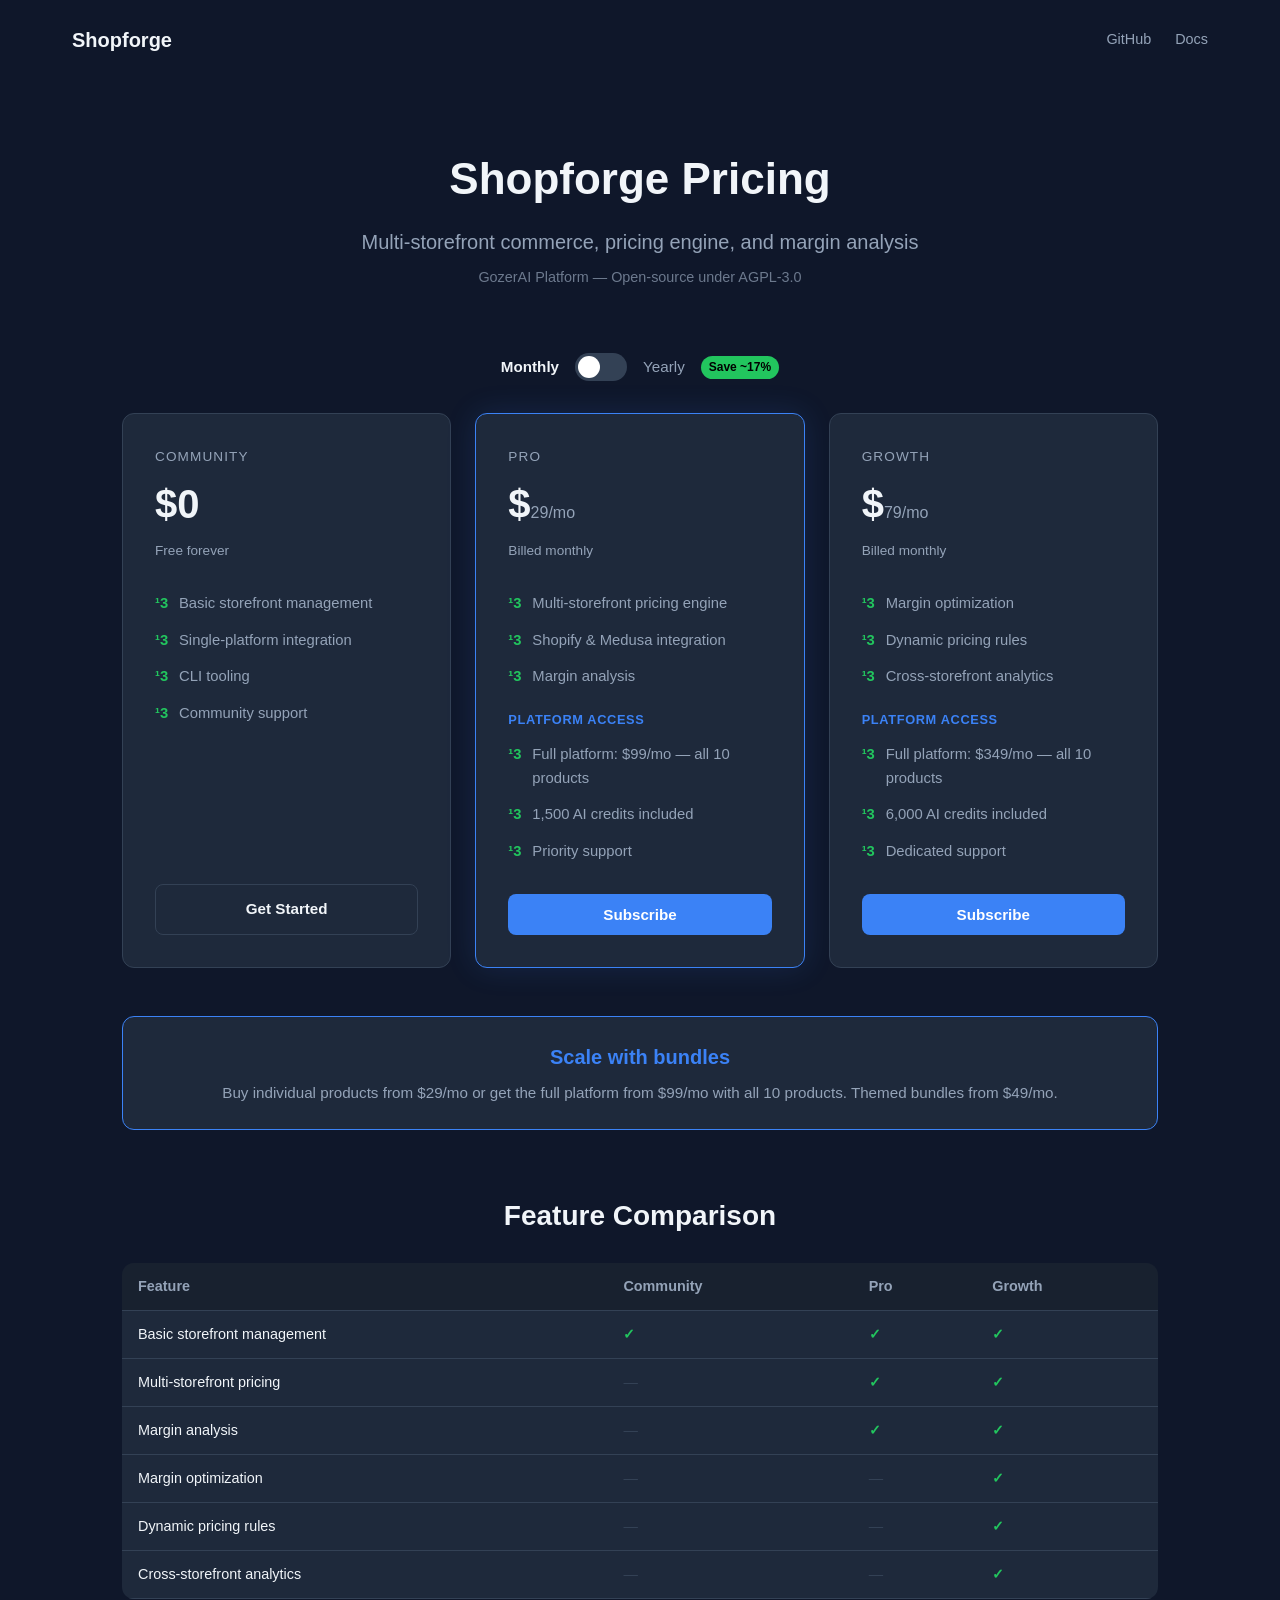
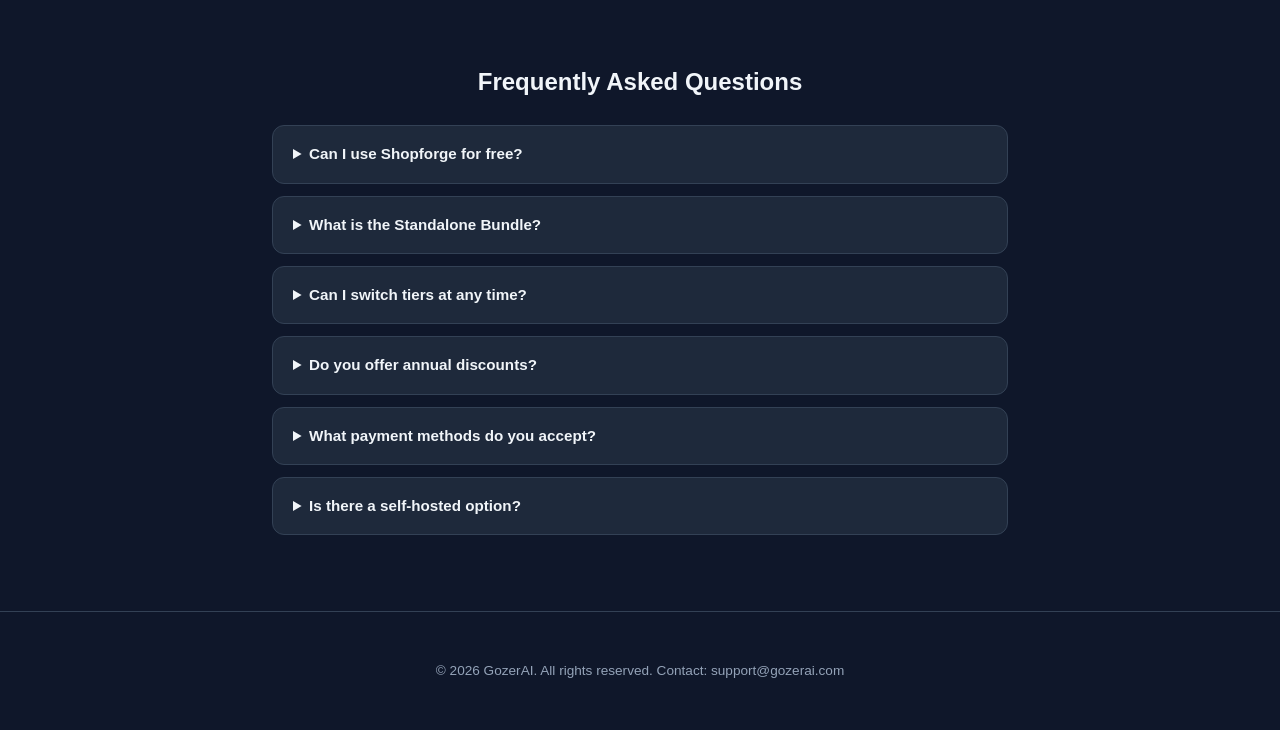
<file: docs/pricing/index.html>
<!DOCTYPE html>
<html lang="en">
<head>
<meta charset="UTF-8">
<meta name="viewport" content="width=device-width, initial-scale=1.0">
<title>Shopforge Pricing</title>
<style>
*,*::before,*::after{box-sizing:border-box;margin:0;padding:0}
:root{--bg:#0f172a;--surface:#1e293b;--border:#334155;--text:#f1f5f9;--muted:#94a3b8;--accent:#3b82f6;--accent-hover:#2563eb;--green:#22c55e;--radius:12px}
body{font-family:-apple-system,BlinkMacSystemFont,"Segoe UI",Roboto,Helvetica,Arial,sans-serif;background:var(--bg);color:var(--text);line-height:1.6}
a{color:var(--accent);text-decoration:none}a:hover{text-decoration:underline}
.nav{display:flex;align-items:center;justify-content:space-between;max-width:1200px;margin:0 auto;padding:1.5rem 2rem}
.nav-brand{font-size:1.25rem;font-weight:700;color:var(--text)}
.nav-links{display:flex;gap:1.5rem}.nav-links a{color:var(--muted);font-size:.9rem}.nav-links a:hover{color:var(--text)}
.hero{text-align:center;padding:4rem 2rem 2rem}
.hero h1{font-size:2.75rem;font-weight:800;margin-bottom:.75rem}
.hero .tagline{font-size:1.25rem;color:var(--muted);margin-bottom:.5rem}
.hero .oss{font-size:.9rem;color:var(--muted);opacity:.7}
.toggle-wrap{display:flex;align-items:center;justify-content:center;gap:1rem;padding:2rem 0}
.toggle-label{font-size:.95rem;color:var(--muted);cursor:pointer}.toggle-label.active{color:var(--text);font-weight:600}
.toggle{position:relative;width:52px;height:28px;background:var(--border);border-radius:14px;cursor:pointer;transition:background .2s}
.toggle.yearly{background:var(--accent)}.toggle::after{content:"";position:absolute;top:3px;left:3px;width:22px;height:22px;background:#fff;border-radius:50%;transition:transform .2s}
.toggle.yearly::after{transform:translateX(24px)}
.save-badge{font-size:.75rem;background:var(--green);color:#000;padding:2px 8px;border-radius:9999px;font-weight:600}
.cards{display:grid;grid-template-columns:repeat(auto-fit,minmax(300px,1fr));gap:1.5rem;max-width:1100px;margin:0 auto;padding:0 2rem 3rem}
.card{background:var(--surface);border:1px solid var(--border);border-radius:var(--radius);padding:2rem;display:flex;flex-direction:column}
.card.featured{border-color:var(--accent);box-shadow:0 0 30px rgba(59,130,246,.15)}
.card-tier{font-size:.85rem;text-transform:uppercase;letter-spacing:.08em;color:var(--muted);margin-bottom:.25rem}
.card-price{font-size:2.5rem;font-weight:800;margin-bottom:.25rem}.card-price span{font-size:1rem;font-weight:400;color:var(--muted)}
.card-cycle{font-size:.85rem;color:var(--muted);margin-bottom:1.5rem}
.card ul{list-style:none;flex:1;margin-bottom:1.5rem}
.card li{padding:.4rem 0;padding-left:1.5rem;position:relative;font-size:.925rem;color:var(--muted)}.card li::before{content:"¹3";position:absolute;left:0;color:var(--green);font-weight:700}
.card li.section-label{color:var(--accent);font-weight:600;padding-left:0;font-size:.8rem;text-transform:uppercase;letter-spacing:.05em;margin-top:.5rem}
.card li.section-label::before{content:""}
.btn{display:block;text-align:center;padding:.75rem 1.5rem;border-radius:8px;font-weight:600;font-size:.95rem;border:none;cursor:pointer;transition:background .2s}
.btn-primary{background:var(--accent);color:#fff}.btn-primary:hover{background:var(--accent-hover);text-decoration:none}
.btn-outline{background:transparent;border:1px solid var(--border);color:var(--text)}.btn-outline:hover{border-color:var(--muted);text-decoration:none}
.callout{max-width:1100px;margin:0 auto 2rem;padding:0 2rem}
.callout-box{background:var(--surface);border:1px solid var(--accent);border-radius:var(--radius);padding:1.5rem 2rem;text-align:center}
.callout-box h3{font-size:1.25rem;margin-bottom:.5rem;color:var(--accent)}
.callout-box p{color:var(--muted);font-size:.95rem}
.section{max-width:1100px;margin:0 auto;padding:2rem}.section h2{font-size:1.75rem;font-weight:700;margin-bottom:1.5rem;text-align:center}
table{width:100%;border-collapse:collapse;background:var(--surface);border-radius:var(--radius);overflow:hidden}
th,td{padding:.75rem 1rem;text-align:left;border-bottom:1px solid var(--border);font-size:.9rem}
th{color:var(--muted);font-weight:600;background:rgba(0,0,0,.2)}td{color:var(--text)}
.check{color:var(--green);font-weight:700}.dash{color:var(--border)}
.faq{max-width:800px;margin:0 auto;padding:2rem}.faq h2{text-align:center;margin-bottom:1.5rem}
details{background:var(--surface);border:1px solid var(--border);border-radius:var(--radius);margin-bottom:.75rem}
summary{padding:1rem 1.25rem;cursor:pointer;font-weight:600;font-size:.95rem}summary:hover{color:var(--accent)}
details[open] summary{border-bottom:1px solid var(--border)}details p{padding:1rem 1.25rem;color:var(--muted);font-size:.9rem}
footer{text-align:center;padding:3rem 2rem;color:var(--muted);font-size:.85rem;border-top:1px solid var(--border);margin-top:2rem}
@media(max-width:768px){.hero h1{font-size:2rem}.cards{grid-template-columns:1fr}.nav{flex-direction:column;gap:1rem}}
</style>
</head>
<body>
<nav class="nav">
  <div class="nav-brand">Shopforge</div>
  <div class="nav-links">
    <a href="https://github.com/GozerAI/shopforge">GitHub</a>
    <a href="https://github.com/GozerAI/shopforge#readme">Docs</a>
  </div>
</nav>
<section class="hero">
  <h1>Shopforge Pricing</h1>
  <p class="tagline">Multi-storefront commerce, pricing engine, and margin analysis</p>
  <p class="oss">GozerAI Platform &mdash; Open-source under AGPL-3.0</p>
</section>
<div class="toggle-wrap">
  <span class="toggle-label active" data-cycle="monthly">Monthly</span>
  <div class="toggle" id="billingToggle" role="switch" aria-checked="false" tabindex="0"></div>
  <span class="toggle-label" data-cycle="yearly">Yearly</span>
  <span class="save-badge">Save ~17%</span>
</div>
<div class="cards">
  <div class="card">
    <div class="card-tier">Community</div>
    <div class="card-price">$0</div>
    <div class="card-cycle">Free forever</div>
    <ul>
      <li>Basic storefront management</li>
      <li>Single-platform integration</li>
      <li>CLI tooling</li>
      <li>Community support</li>
    </ul>
    <a href="https://github.com/GozerAI/shopforge" class="btn btn-outline">Get Started</a>
  </div>
  <div class="card featured">
    <div class="card-tier">Pro</div>
    <div class="card-price" data-monthly="29" data-yearly="290">$<span class="price-value">29</span><span>/mo</span></div>
    <div class="card-cycle cycle-text">Billed monthly</div>
    <ul>
      <li>Multi-storefront pricing engine</li>
      <li>Shopify &amp; Medusa integration</li>
      <li>Margin analysis</li>
      <li class="section-label">Platform access</li>
      <li>Full platform: $99/mo &mdash; all 10 products</li>
      <li>1,500 AI credits included</li>
      <li>Priority support</li>
    </ul>
    <button class="btn btn-primary" data-tier="pro">Subscribe</button>
  </div>
  <div class="card">
    <div class="card-tier">Growth</div>
    <div class="card-price" data-monthly="79" data-yearly="790">$<span class="price-value">79</span><span>/mo</span></div>
    <div class="card-cycle cycle-text">Billed monthly</div>
    <ul>
      <li>Margin optimization</li>
      <li>Dynamic pricing rules</li>
      <li>Cross-storefront analytics</li>
      <li class="section-label">Platform access</li>
      <li>Full platform: $349/mo &mdash; all 10 products</li>
      <li>6,000 AI credits included</li>
      <li>Dedicated support</li>
    </ul>
    <button class="btn btn-primary" data-tier="growth">Subscribe</button>
  </div>
</div>
<div class="callout">
  <div class="callout-box">
    <h3>Scale with bundles</h3>
    <p>Buy individual products from $29/mo or get the full platform from $99/mo with all 10 products. Themed bundles from $49/mo.</p>
  </div>
</div>
<section class="section">
  <h2>Feature Comparison</h2>
  <table>
    <thead><tr><th>Feature</th><th>Community</th><th>Pro</th><th>Growth</th></tr></thead>
    <tbody>
      <tr><td>Basic storefront management</td><td class="check">&#10003;</td><td class="check">&#10003;</td><td class="check">&#10003;</td></tr>
      <tr><td>Multi-storefront pricing</td><td class="dash">&mdash;</td><td class="check">&#10003;</td><td class="check">&#10003;</td></tr>
      <tr><td>Margin analysis</td><td class="dash">&mdash;</td><td class="check">&#10003;</td><td class="check">&#10003;</td></tr>
      <tr><td>Margin optimization</td><td class="dash">&mdash;</td><td class="dash">&mdash;</td><td class="check">&#10003;</td></tr>
      <tr><td>Dynamic pricing rules</td><td class="dash">&mdash;</td><td class="dash">&mdash;</td><td class="check">&#10003;</td></tr>
      <tr><td>Cross-storefront analytics</td><td class="dash">&mdash;</td><td class="dash">&mdash;</td><td class="check">&#10003;</td></tr>
    </tbody>
  </table>
</section>
<section class="faq">
  <h2>Frequently Asked Questions</h2>
  <details><summary>Can I use Shopforge for free?</summary><p>Yes. The Community tier is free forever under the AGPL-3.0 license. It includes basic storefront management and CLI tooling.</p></details>
  <details><summary>What is the Standalone Bundle?</summary><p>Each product can be purchased individually ($29/mo Pro, $79/mo Growth) or as part of the GozerAI Platform ($99-$899/mo) which includes all 10 products with shared AI credits. Themed bundles are also available from $49/mo.</p></details>
  <details><summary>Can I switch tiers at any time?</summary><p>Yes. Upgrades take effect immediately with prorated billing. Downgrades apply at the next billing cycle.</p></details>
  <details><summary>Do you offer annual discounts?</summary><p>Yes. Annual billing saves approximately 17% compared to monthly billing.</p></details>
  <details><summary>What payment methods do you accept?</summary><p>We accept all major credit cards via Stripe. Growth customers can pay by invoice.</p></details>
  <details><summary>Is there a self-hosted option?</summary><p>All products are open-source under AGPL-3.0. You can self-host with Community features. Pro and Growth features require a valid license key.</p></details>
</section>
<footer>&copy; 2026 GozerAI. All rights reserved. Contact: support@gozerai.com</footer>
<script>
(function(){
  const CONFIG={serverUrl:"https://api.gozerai.com/v1/provisioning",productCode:"STD",prices:{pro:{monthly:29,yearly:290},growth:{monthly:79,yearly:790}}};
  let yearly=false;
  const toggle=document.getElementById("billingToggle"),labels=document.querySelectorAll(".toggle-label"),priceEls=document.querySelectorAll(".card-price[data-monthly]"),cycleEls=document.querySelectorAll(".cycle-text"),buttons=document.querySelectorAll("[data-tier]");
  function update(){toggle.classList.toggle("yearly",yearly);toggle.setAttribute("aria-checked",yearly);labels.forEach(l=>l.classList.toggle("active",(l.dataset.cycle==="yearly")===yearly));priceEls.forEach(el=>{const v=yearly?el.dataset.yearly:el.dataset.monthly;el.querySelector(".price-value").textContent=Number(v).toLocaleString();el.querySelector("span:last-child").textContent=yearly?"/yr":"/mo"});cycleEls.forEach(el=>el.textContent=yearly?"Billed yearly":"Billed monthly")}
  toggle.addEventListener("click",()=>{yearly=!yearly;update()});toggle.addEventListener("keydown",e=>{if(e.key==="Enter"||e.key===" "){e.preventDefault();yearly=!yearly;update()}});labels.forEach(l=>l.addEventListener("click",()=>{yearly=l.dataset.cycle==="yearly";update()}));
  buttons.forEach(btn=>{btn.addEventListener("click",async()=>{const tier=btn.dataset.tier,cycle=yearly?"yearly":"monthly";if(!CONFIG.serverUrl){alert("Checkout server not configured.");return}btn.disabled=true;btn.textContent="Redirecting…";try{const r=await fetch(CONFIG.serverUrl+"/checkout/create",{method:"POST",headers:{"Content-Type":"application/json"},body:JSON.stringify({product_code:CONFIG.productCode,tier,billing_cycle:cycle,success_url:location.href+"?success=1",cancel_url:location.href+"?canceled=1"})});if(!r.ok)throw new Error("Server returned "+r.status);const d=await r.json();location.href=d.url}catch(e){alert("Checkout failed: "+e.message);btn.disabled=false;btn.textContent="Subscribe"}})});
})();
</script>
</body>
</html>
</file>
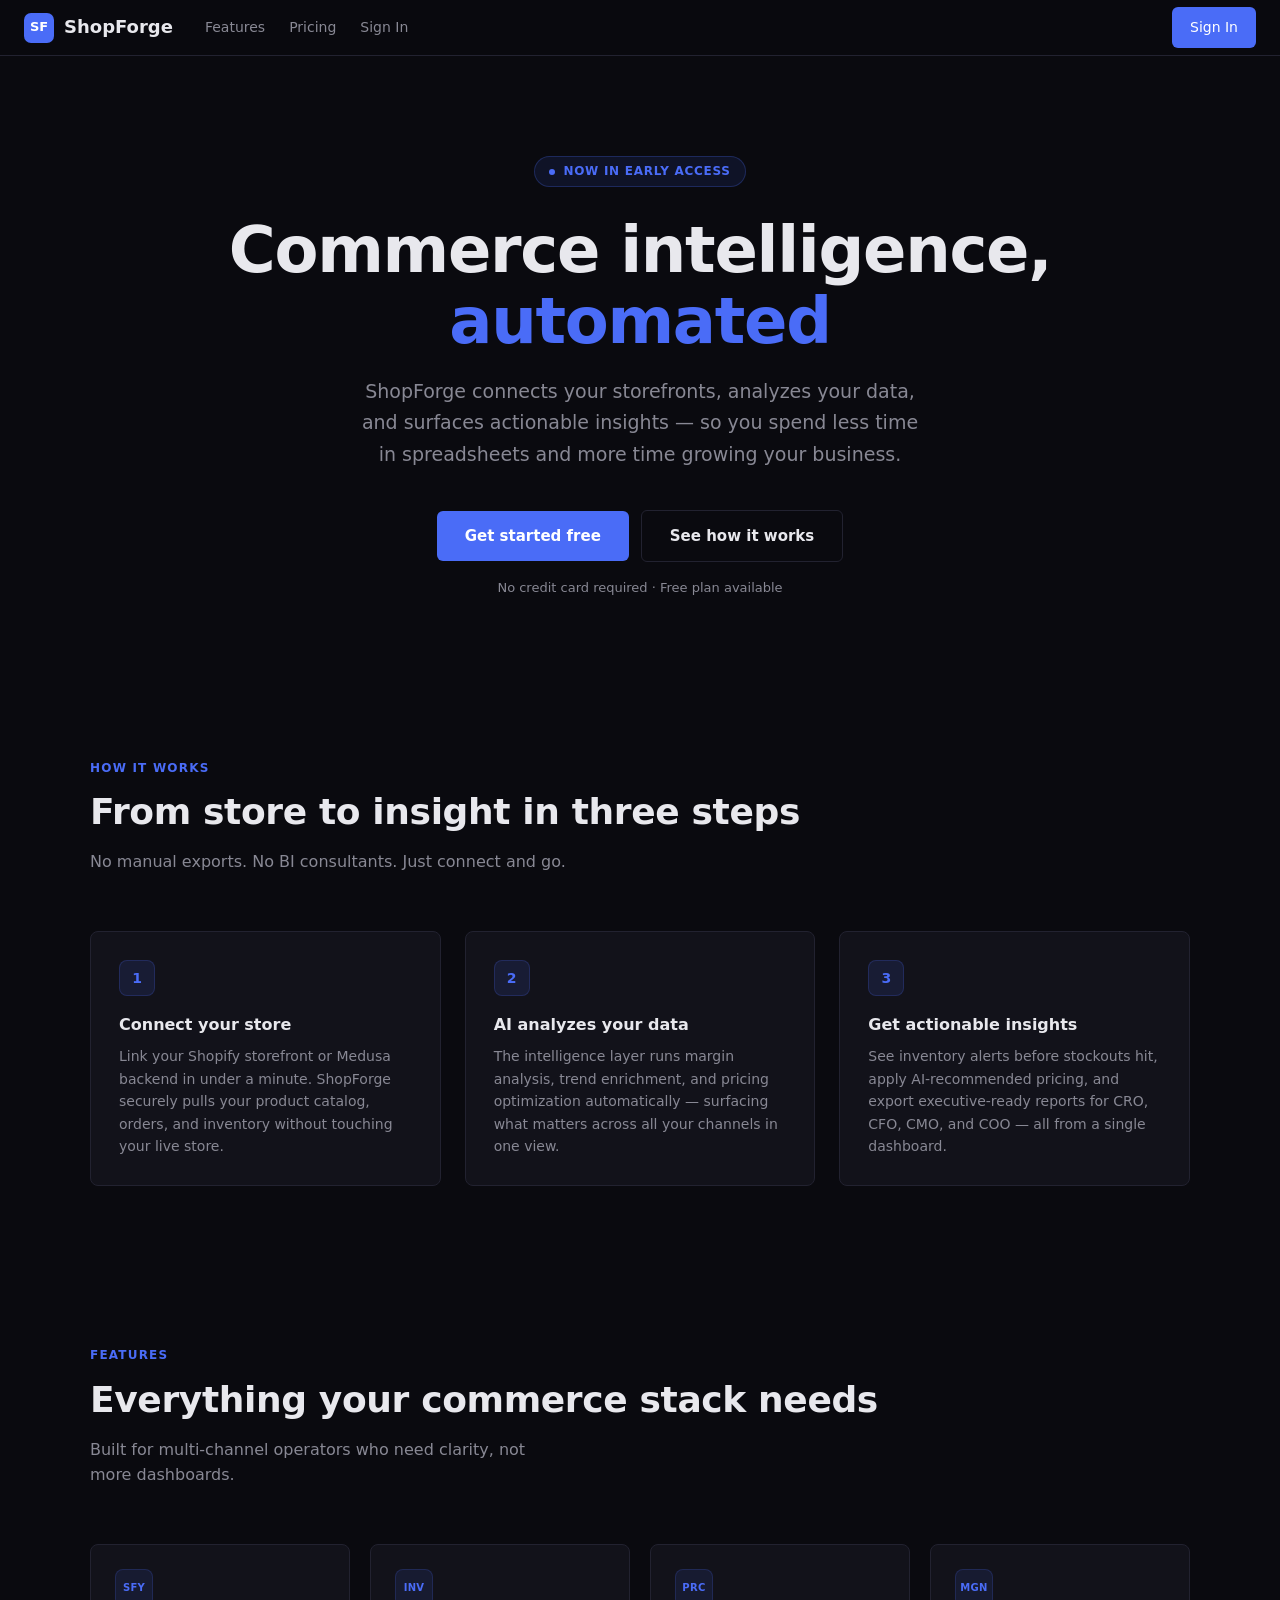
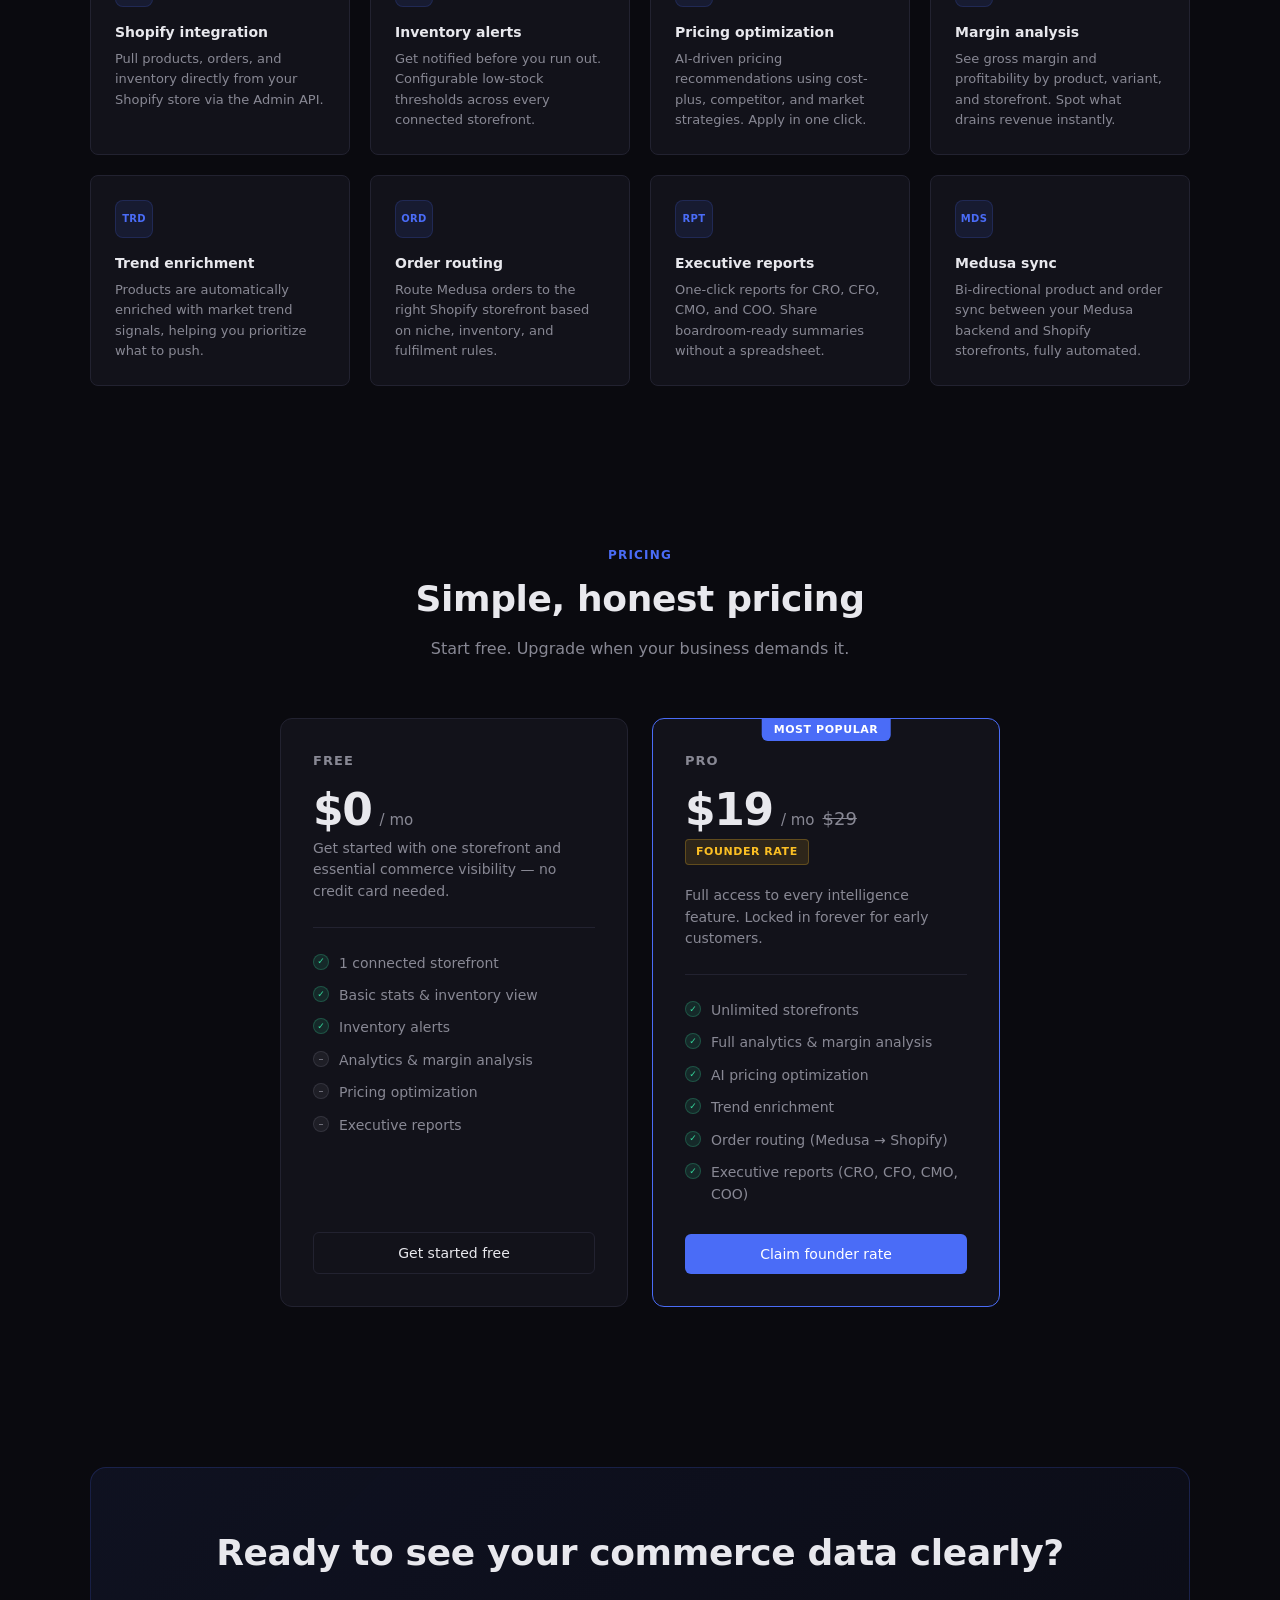
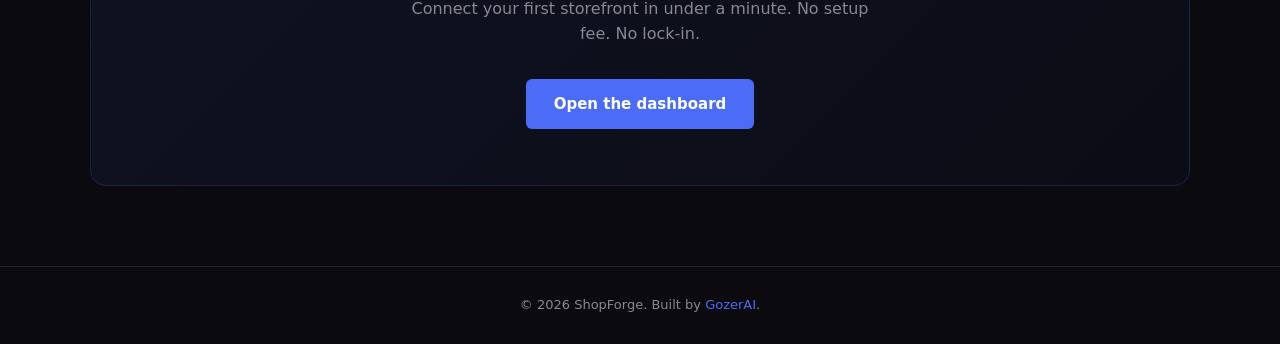
<file: frontend/landing.html>
<!DOCTYPE html>
<html lang="en">
<head>
    <meta charset="UTF-8">
    <meta name="viewport" content="width=device-width, initial-scale=1.0">
    <title>ShopForge - Commerce intelligence, automated</title>
    <style>
        :root {
            --bg: #0a0a0f; --bg-card: #12121a; --bg-hover: #1a1a25;
            --border: #222230; --text: #e8e8ed; --text-muted: #888894;
            --accent: #4a6cf7; --accent-hover: #5b7af8;
            --success: #34d399; --warning: #fbbf24; --error: #f87171;
            --radius: 8px;
        }
        *, *::before, *::after { box-sizing: border-box; margin: 0; padding: 0; }
        html, body {
            font-family: -apple-system, BlinkMacSystemFont, Segoe UI, system-ui, sans-serif;
            background: var(--bg); color: var(--text);
            font-size: 16px; line-height: 1.6; -webkit-font-smoothing: antialiased;
        }
        a { color: var(--accent); text-decoration: none; }
        a:hover { color: var(--accent-hover); }
        .nav {
            position: sticky; top: 0; z-index: 100;
            background: rgba(10,10,15,0.92); backdrop-filter: blur(12px);
            border-bottom: 1px solid var(--border);
            padding: 0 24px; height: 56px;
            display: flex; align-items: center; gap: 32px;
        }
        .nav-brand {
            font-size: 18px; font-weight: 700; color: var(--text);
            display: flex; align-items: center; gap: 10px; flex-shrink: 0; text-decoration: none;
        }
        .nav-brand .mark {
            width: 30px; height: 30px; background: var(--accent); border-radius: 7px;
            display: flex; align-items: center; justify-content: center;
            font-size: 13px; font-weight: 800; color: #fff;
        }
        .nav-links { display: flex; align-items: center; gap: 24px; flex: 1; }
        .nav-links a { font-size: 14px; color: var(--text-muted); transition: color 0.15s; }
        .nav-links a:hover { color: var(--text); }
        .nav-cta { margin-left: auto; }
        .btn {
            display: inline-flex; align-items: center; justify-content: center;
            padding: 9px 18px; border-radius: 6px; border: none;
            font-size: 14px; font-weight: 500; cursor: pointer;
            transition: all 0.15s; font-family: inherit; text-decoration: none;
        }
        .btn-primary { background: var(--accent); color: #fff; }
        .btn-primary:hover { background: var(--accent-hover); color: #fff; }
        .btn-outline { background: transparent; color: var(--text); border: 1px solid var(--border); }
        .btn-outline:hover { background: var(--bg-hover); color: var(--text); border-color: #333345; }
        .btn-lg { padding: 13px 28px; font-size: 15px; font-weight: 600; }
        section { padding: 80px 24px; }
        .container { max-width: 1100px; margin: 0 auto; }
        .hero { padding: 100px 24px 80px; text-align: center; }
        .hero-badge {
            display: inline-flex; align-items: center; gap: 8px;
            background: rgba(74,108,247,0.1); border: 1px solid rgba(74,108,247,0.25);
            border-radius: 20px; padding: 5px 14px;
            font-size: 12px; font-weight: 600; color: var(--accent);
            text-transform: uppercase; letter-spacing: 0.06em; margin-bottom: 28px;
        }
        .hero-badge .dot { width: 6px; height: 6px; border-radius: 50%; background: var(--accent); flex-shrink: 0; }
        .hero h1 { font-size: clamp(36px, 6vw, 64px); font-weight: 800; line-height: 1.1; letter-spacing: -0.02em; margin-bottom: 20px; }
        .hero h1 .accent { color: var(--accent); }
        .hero-desc { font-size: clamp(16px, 2vw, 19px); color: var(--text-muted); max-width: 560px; margin: 0 auto 40px; line-height: 1.65; }
        .hero-actions { display: flex; align-items: center; justify-content: center; gap: 12px; flex-wrap: wrap; }
        .hero-sub { margin-top: 16px; font-size: 13px; color: var(--text-muted); }
        .section-label { font-size: 12px; font-weight: 700; text-transform: uppercase; letter-spacing: 0.1em; color: var(--accent); margin-bottom: 12px; }
        .section-title { font-size: clamp(24px, 3.5vw, 36px); font-weight: 700; line-height: 1.2; letter-spacing: -0.01em; margin-bottom: 16px; }
        .section-subtitle { font-size: 16px; color: var(--text-muted); max-width: 480px; margin-bottom: 56px; }
        .steps { display: grid; grid-template-columns: repeat(auto-fit, minmax(280px, 1fr)); gap: 24px; }
        .step { background: var(--bg-card); border: 1px solid var(--border); border-radius: var(--radius); padding: 28px; }
        .step-number {
            display: inline-flex; align-items: center; justify-content: center;
            width: 36px; height: 36px; border-radius: 8px;
            background: rgba(74,108,247,0.12); border: 1px solid rgba(74,108,247,0.2);
            font-size: 14px; font-weight: 700; color: var(--accent); margin-bottom: 16px;
        }
        .step h3 { font-size: 16px; font-weight: 600; margin-bottom: 8px; }
        .step p { font-size: 14px; color: var(--text-muted); line-height: 1.6; }
        .features-grid { display: grid; grid-template-columns: repeat(auto-fill, minmax(240px, 1fr)); gap: 20px; }
        .feature-card { background: var(--bg-card); border: 1px solid var(--border); border-radius: var(--radius); padding: 24px; transition: border-color 0.15s, background 0.15s; }
        .feature-card:hover { border-color: #333345; background: var(--bg-hover); }
        .feature-icon {
            width: 38px; height: 38px; border-radius: 8px;
            background: rgba(74,108,247,0.1); border: 1px solid rgba(74,108,247,0.18);
            display: flex; align-items: center; justify-content: center;
            font-size: 10px; font-weight: 700; color: var(--accent);
            letter-spacing: 0.03em; text-transform: uppercase; margin-bottom: 14px;
        }
        .feature-card h3 { font-size: 14px; font-weight: 600; margin-bottom: 6px; }
        .feature-card p { font-size: 13px; color: var(--text-muted); line-height: 1.55; }
        .pricing-grid { display: grid; grid-template-columns: repeat(auto-fit, minmax(300px, 1fr)); gap: 24px; max-width: 720px; margin: 0 auto; }
        .plan-card { background: var(--bg-card); border: 1px solid var(--border); border-radius: 12px; padding: 32px; display: flex; flex-direction: column; }
        .plan-card.featured { border-color: var(--accent); position: relative; }
        .plan-card.featured::before {
            content: "Most Popular"; position: absolute; top: -1px;
            left: 50%; transform: translateX(-50%);
            background: var(--accent); color: #fff;
            font-size: 11px; font-weight: 700; letter-spacing: 0.05em;
            text-transform: uppercase; padding: 3px 12px; border-radius: 0 0 6px 6px;
        }
        .plan-name { font-size: 13px; font-weight: 700; text-transform: uppercase; letter-spacing: 0.08em; color: var(--text-muted); margin-bottom: 16px; }
        .plan-price-row { display: flex; align-items: baseline; gap: 8px; margin-bottom: 6px; }
        .plan-price { font-size: 44px; font-weight: 800; letter-spacing: -0.03em; line-height: 1; }
        .plan-price-unit { font-size: 15px; color: var(--text-muted); }
        .plan-strikethrough { font-size: 18px; color: var(--text-muted); text-decoration: line-through; }
        .plan-badge {
            display: inline-flex; align-items: center;
            background: rgba(251,191,36,0.12); border: 1px solid rgba(251,191,36,0.25);
            color: var(--warning); font-size: 11px; font-weight: 700;
            padding: 3px 10px; border-radius: 4px;
            text-transform: uppercase; letter-spacing: 0.05em;
            margin-bottom: 20px; align-self: flex-start;
        }
        .plan-desc { font-size: 14px; color: var(--text-muted); margin-bottom: 24px; line-height: 1.55; }
        .plan-divider { height: 1px; background: var(--border); margin-bottom: 24px; }
        .plan-features { list-style: none; display: flex; flex-direction: column; gap: 10px; margin-bottom: 28px; flex: 1; }
        .plan-features li { display: flex; align-items: flex-start; gap: 10px; font-size: 14px; color: var(--text-muted); }
        .check {
            flex-shrink: 0; width: 16px; height: 16px; border-radius: 50%;
            background: rgba(52,211,153,0.12); border: 1px solid rgba(52,211,153,0.25);
            display: flex; align-items: center; justify-content: center;
            font-size: 9px; color: var(--success); font-weight: 800; margin-top: 2px;
        }
        .check-x {
            flex-shrink: 0; width: 16px; height: 16px; border-radius: 50%;
            background: rgba(136,136,148,0.1); border: 1px solid rgba(136,136,148,0.2);
            display: flex; align-items: center; justify-content: center;
            font-size: 10px; color: var(--text-muted); margin-top: 2px;
        }
        .feature-text { flex: 1; }
        .cta-banner {
            background: linear-gradient(135deg, rgba(74,108,247,0.08) 0%, rgba(74,108,247,0.03) 100%);
            border: 1px solid rgba(74,108,247,0.2); border-radius: 16px; padding: 56px 40px; text-align: center;
        }
        .cta-banner h2 { font-size: clamp(24px, 3vw, 36px); font-weight: 700; margin-bottom: 14px; letter-spacing: -0.01em; }
        .cta-banner p { font-size: 16px; color: var(--text-muted); margin-bottom: 32px; max-width: 460px; margin-left: auto; margin-right: auto; }
        footer { border-top: 1px solid var(--border); padding: 28px 24px; text-align: center; font-size: 13px; color: var(--text-muted); }
        @media (max-width: 640px) {
            section { padding: 56px 20px; }
            .hero { padding: 72px 20px 56px; }
            .nav { padding: 0 16px; }
            .nav-links { display: none; }
            .cta-banner { padding: 40px 24px; }
        }
        @media (prefers-reduced-motion: reduce) {
            *, *::before, *::after { transition: none !important; }
        }
    </style>
</head>
<body>

<nav class="nav" role="navigation" aria-label="Main navigation">
    <a class="nav-brand" href="/">
        <div class="mark" aria-hidden="true">SF</div>
        ShopForge
    </a>
    <div class="nav-links">
        <a href="#features">Features</a>
        <a href="#pricing">Pricing</a>
        <a href="/dashboard">Sign In</a>
    </div>
    <div class="nav-cta">
        <a href="/dashboard" class="btn btn-primary">Sign In</a>
    </div>
</nav>

<header class="hero" id="top">
    <div class="container">
        <div class="hero-badge">
            <span class="dot" aria-hidden="true"></span>
            Now in early access
        </div>
        <h1>Commerce intelligence,<br><span class="accent">automated</span></h1>
        <p class="hero-desc">
            ShopForge connects your storefronts, analyzes your data, and surfaces
            actionable insights &#8212; so you spend less time in spreadsheets and more
            time growing your business.
        </p>
        <div class="hero-actions">
            <a href="/dashboard" class="btn btn-primary btn-lg">Get started free</a>
            <a href="#features" class="btn btn-outline btn-lg">See how it works</a>
        </div>
        <p class="hero-sub">No credit card required &#183; Free plan available</p>
    </div>
</header>

<section id="how-it-works" aria-labelledby="how-it-works-title">
    <div class="container">
        <p class="section-label">How it works</p>
        <h2 class="section-title" id="how-it-works-title">From store to insight in three steps</h2>
        <p class="section-subtitle">No manual exports. No BI consultants. Just connect and go.</p>
        <div class="steps">
            <article class="step">
                <div class="step-number" aria-hidden="true">1</div>
                <h3>Connect your store</h3>
                <p>Link your Shopify storefront or Medusa backend in under a minute.
                ShopForge securely pulls your product catalog, orders, and inventory
                without touching your live store.</p>
            </article>
            <article class="step">
                <div class="step-number" aria-hidden="true">2</div>
                <h3>AI analyzes your data</h3>
                <p>The intelligence layer runs margin analysis, trend enrichment, and
                pricing optimization automatically &#8212; surfacing what matters across
                all your channels in one view.</p>
            </article>
            <article class="step">
                <div class="step-number" aria-hidden="true">3</div>
                <h3>Get actionable insights</h3>
                <p>See inventory alerts before stockouts hit, apply AI-recommended
                pricing, and export executive-ready reports for CRO, CFO, CMO,
                and COO &#8212; all from a single dashboard.</p>
            </article>
        </div>
    </div>
</section>

<section id="features" aria-labelledby="features-title">
    <div class="container">
        <p class="section-label">Features</p>
        <h2 class="section-title" id="features-title">Everything your commerce stack needs</h2>
        <p class="section-subtitle">Built for multi-channel operators who need clarity, not more dashboards.</p>
        <div class="features-grid">
            <article class="feature-card">
                <div class="feature-icon" aria-hidden="true">SFY</div>
                <h3>Shopify integration</h3>
                <p>Pull products, orders, and inventory directly from your Shopify store via the Admin API.</p>
            </article>
            <article class="feature-card">
                <div class="feature-icon" aria-hidden="true">INV</div>
                <h3>Inventory alerts</h3>
                <p>Get notified before you run out. Configurable low-stock thresholds across every connected storefront.</p>
            </article>
            <article class="feature-card">
                <div class="feature-icon" aria-hidden="true">PRC</div>
                <h3>Pricing optimization</h3>
                <p>AI-driven pricing recommendations using cost-plus, competitor, and market strategies. Apply in one click.</p>
            </article>
            <article class="feature-card">
                <div class="feature-icon" aria-hidden="true">MGN</div>
                <h3>Margin analysis</h3>
                <p>See gross margin and profitability by product, variant, and storefront. Spot what drains revenue instantly.</p>
            </article>
            <article class="feature-card">
                <div class="feature-icon" aria-hidden="true">TRD</div>
                <h3>Trend enrichment</h3>
                <p>Products are automatically enriched with market trend signals, helping you prioritize what to push.</p>
            </article>
            <article class="feature-card">
                <div class="feature-icon" aria-hidden="true">ORD</div>
                <h3>Order routing</h3>
                <p>Route Medusa orders to the right Shopify storefront based on niche, inventory, and fulfilment rules.</p>
            </article>
            <article class="feature-card">
                <div class="feature-icon" aria-hidden="true">RPT</div>
                <h3>Executive reports</h3>
                <p>One-click reports for CRO, CFO, CMO, and COO. Share boardroom-ready summaries without a spreadsheet.</p>
            </article>
            <article class="feature-card">
                <div class="feature-icon" aria-hidden="true">MDS</div>
                <h3>Medusa sync</h3>
                <p>Bi-directional product and order sync between your Medusa backend and Shopify storefronts, fully automated.</p>
            </article>
        </div>
    </div>
</section>

<section id="pricing" aria-labelledby="pricing-title">
    <div class="container">
        <p class="section-label" style="text-align:center">Pricing</p>
        <h2 class="section-title" id="pricing-title" style="text-align:center">Simple, honest pricing</h2>
        <p class="section-subtitle" style="text-align:center;margin-left:auto;margin-right:auto">Start free. Upgrade when your business demands it.</p>
        <div class="pricing-grid">
            <div class="plan-card">
                <p class="plan-name">Free</p>
                <div class="plan-price-row">
                    <span class="plan-price">$0</span>
                    <span class="plan-price-unit">/ mo</span>
                </div>
                <p class="plan-desc">Get started with one storefront and essential commerce visibility &#8212; no credit card needed.</p>
                <div class="plan-divider" aria-hidden="true"></div>
                <ul class="plan-features" aria-label="Free plan features">
                    <li><span class="check" aria-hidden="true">&#10003;</span><span class="feature-text">1 connected storefront</span></li>
                    <li><span class="check" aria-hidden="true">&#10003;</span><span class="feature-text">Basic stats &amp; inventory view</span></li>
                    <li><span class="check" aria-hidden="true">&#10003;</span><span class="feature-text">Inventory alerts</span></li>
                    <li><span class="check-x" aria-hidden="true">&#8211;</span><span class="feature-text">Analytics &amp; margin analysis</span></li>
                    <li><span class="check-x" aria-hidden="true">&#8211;</span><span class="feature-text">Pricing optimization</span></li>
                    <li><span class="check-x" aria-hidden="true">&#8211;</span><span class="feature-text">Executive reports</span></li>
                </ul>
                <a href="/dashboard" class="btn btn-outline" style="width:100%;justify-content:center">Get started free</a>
            </div>
            <div class="plan-card featured">
                <p class="plan-name">Pro</p>
                <div class="plan-price-row">
                    <span class="plan-price">$19</span>
                    <span class="plan-price-unit">/ mo</span>
                    <span class="plan-strikethrough" aria-label="Regular price $29">$29</span>
                </div>
                <span class="plan-badge">Founder Rate</span>
                <p class="plan-desc">Full access to every intelligence feature. Locked in forever for early customers.</p>
                <div class="plan-divider" aria-hidden="true"></div>
                <ul class="plan-features" aria-label="Pro plan features">
                    <li><span class="check" aria-hidden="true">&#10003;</span><span class="feature-text">Unlimited storefronts</span></li>
                    <li><span class="check" aria-hidden="true">&#10003;</span><span class="feature-text">Full analytics &amp; margin analysis</span></li>
                    <li><span class="check" aria-hidden="true">&#10003;</span><span class="feature-text">AI pricing optimization</span></li>
                    <li><span class="check" aria-hidden="true">&#10003;</span><span class="feature-text">Trend enrichment</span></li>
                    <li><span class="check" aria-hidden="true">&#10003;</span><span class="feature-text">Order routing (Medusa &#8594; Shopify)</span></li>
                    <li><span class="check" aria-hidden="true">&#10003;</span><span class="feature-text">Executive reports (CRO, CFO, CMO, COO)</span></li>
                </ul>
                <a href="/dashboard" class="btn btn-primary" style="width:100%;justify-content:center">Claim founder rate</a>
            </div>
        </div>
    </div>
</section>

<section aria-labelledby="cta-title">
    <div class="container">
        <div class="cta-banner">
            <h2 id="cta-title">Ready to see your commerce data clearly?</h2>
            <p>Connect your first storefront in under a minute. No setup fee. No lock-in.</p>
            <a href="/dashboard" class="btn btn-primary btn-lg">Open the dashboard</a>
        </div>
    </div>
</section>

<footer>
    <p>&#169; 2026 ShopForge. Built by <a href="https://gozerai.com" target="_blank" rel="noopener">GozerAI</a>.</p>
</footer>

</body>
</html>
</file>
